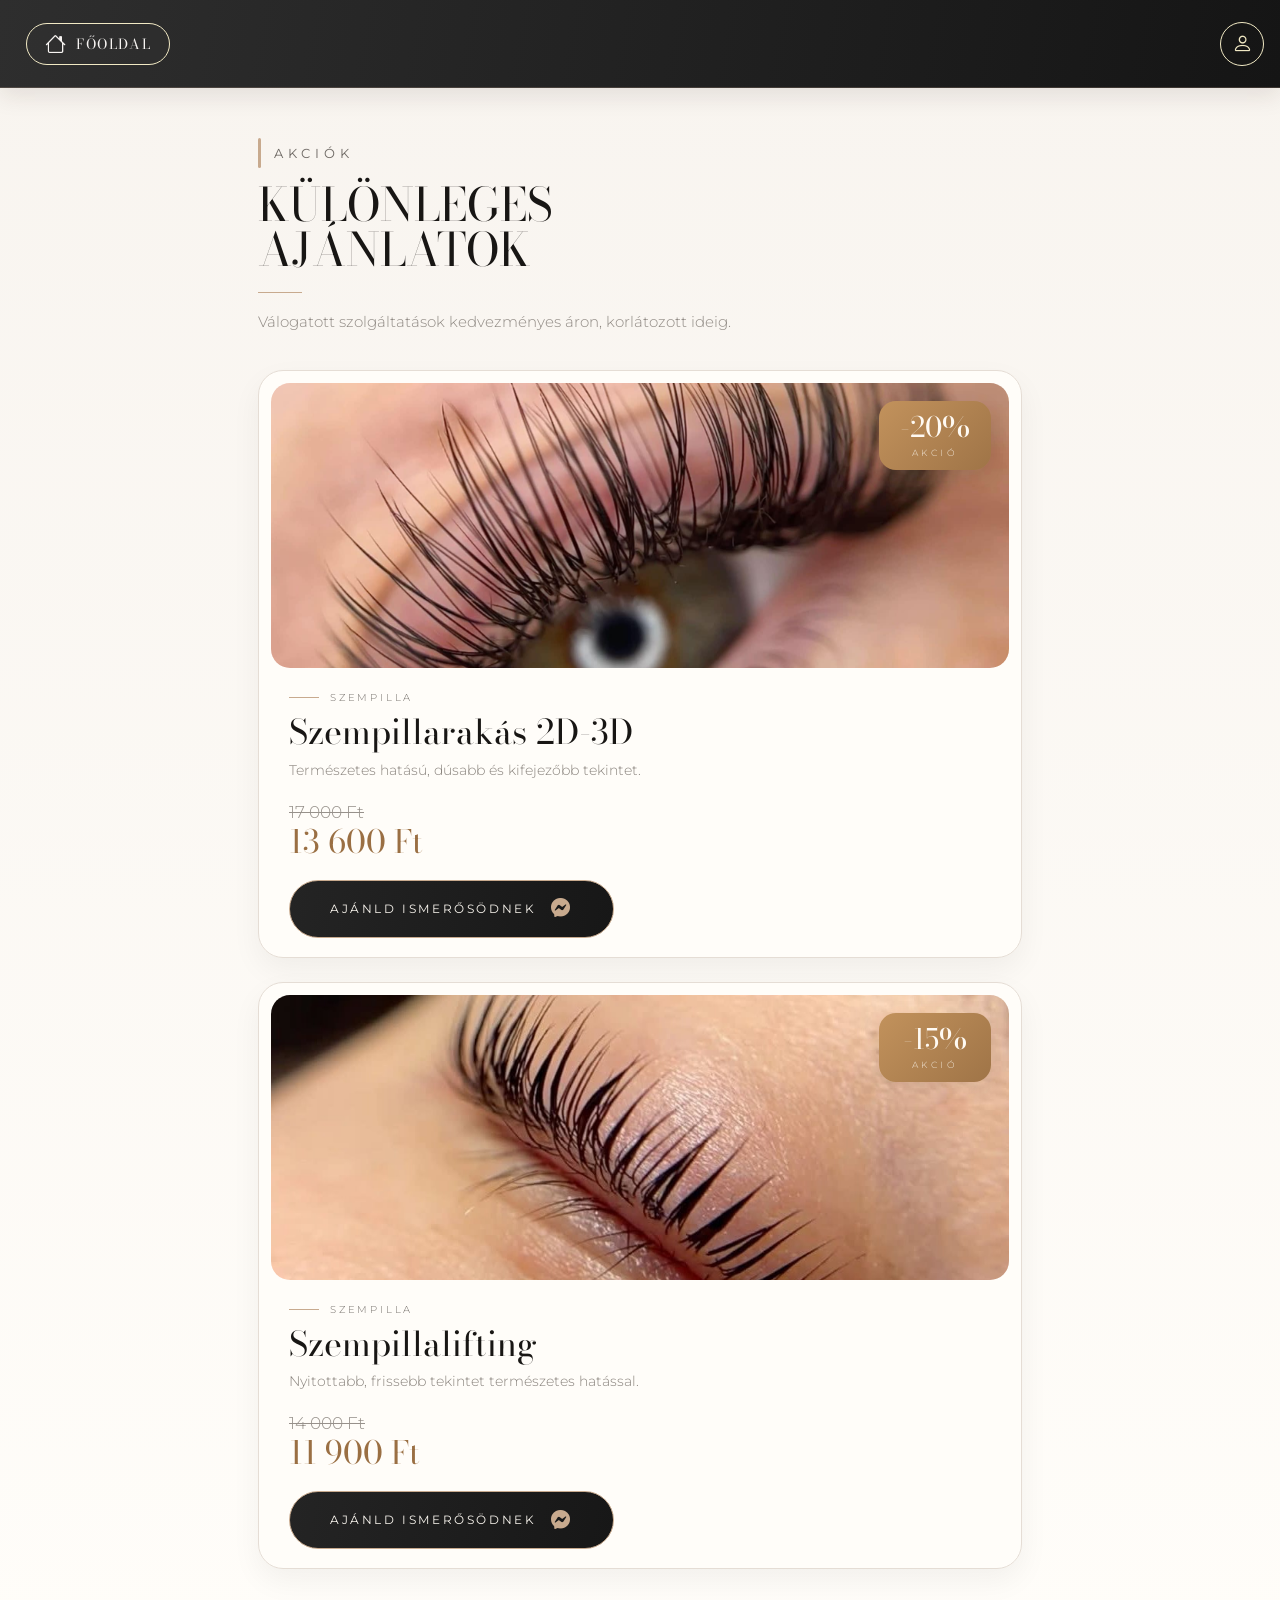
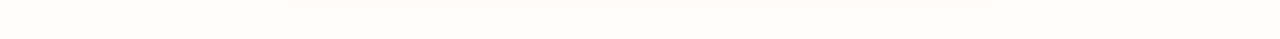
<file: akciok-vendegfelulet.html>
<!DOCTYPE html>
<html lang="hu">
<head>
<meta charset="UTF-8">
<meta name="viewport" content="width=device-width, initial-scale=1.0">
<title>Akciók</title>
<link rel="stylesheet" href="https://cdn.jsdelivr.net/npm/bootstrap-icons@1.12.1/font/bootstrap-icons.min.css">
<link rel="preconnect" href="https://fonts.googleapis.com">
<link rel="preconnect" href="https://fonts.gstatic.com" crossorigin>
<link href="https://fonts.googleapis.com/css2?family=Bodoni+Moda:wght@400;500;600&family=Montserrat:wght@300;400;500&display=swap" rel="stylesheet">
<link rel="stylesheet" href="akciok-vendegfelulet.css?v=4">
</head>
<body>

<header class="luxoria-header">
<a href="index.html" class="home-button">
<i class="bi bi-house"></i>Főoldal</a>
<a href="admin-login.html" class="bejelentkezes" aria-label="Admin belépés">
<i class="bi bi-person"></i>
</a>
</header>


<main class="akcio-oldal">

<section class="akcio-cim-resz">
<div class="kis-cim">
<span></span>AKCIÓK</div>
<h1>
 Különleges<br>
 ajánlatok
</h1>
<div class="arany-vonal"></div>
<p>Válogatott szolgáltatások kedvezményes áron, korlátozott ideig.</p>
</section>



<section id="akcioLista" class="akcio-lista">
<!-- A JavaScript ide generálja az akciókat -->
</section>

<section id="uresAllapot" class="ures-allapot" hidden>
<div class="ures-ikon"><i class="bi bi-tag"></i></div>
 <h2>Jelenleg nincs aktuális akció</h2>
 <p>Nézz vissza később, hamarosan új kedvezmények érkezhetnek.</p>
</section>

</main>

<script src="akciok-vendegfelulet.js?v=3"></script>

</body>
</html>
</file>
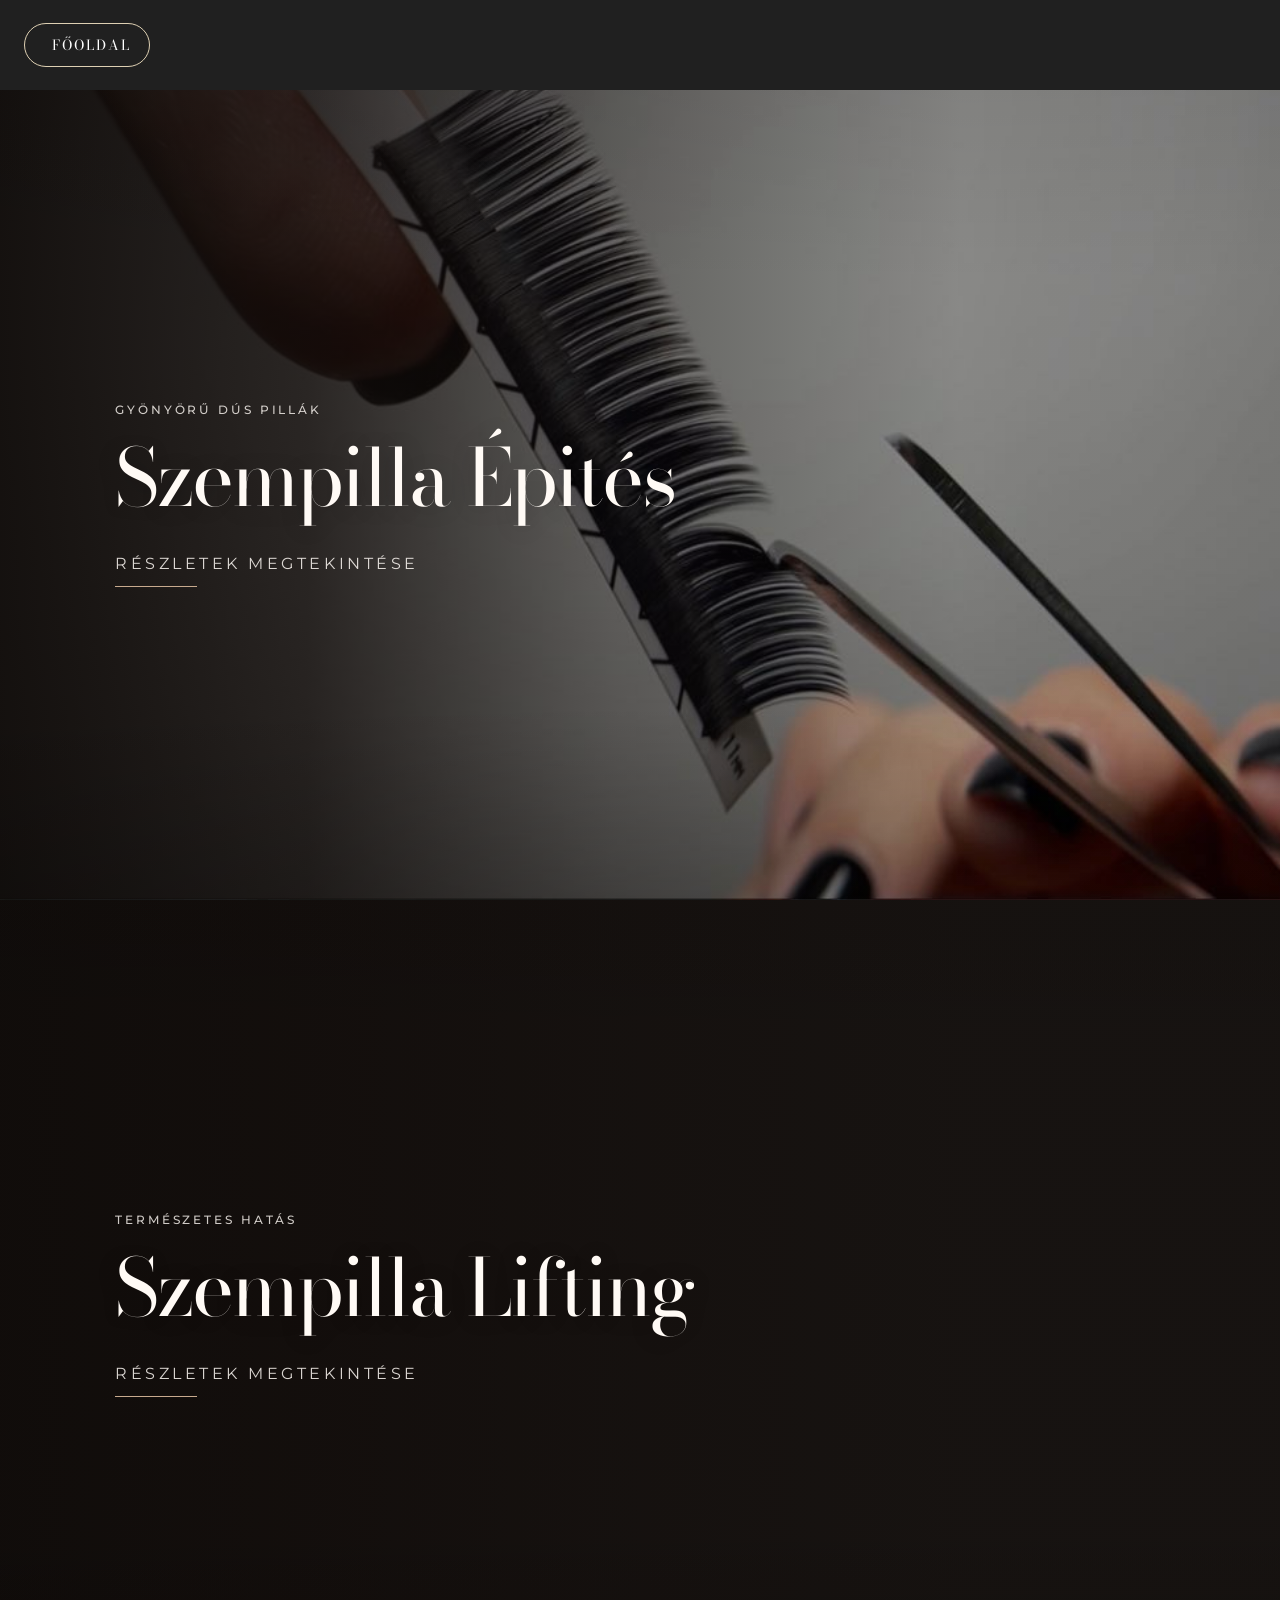
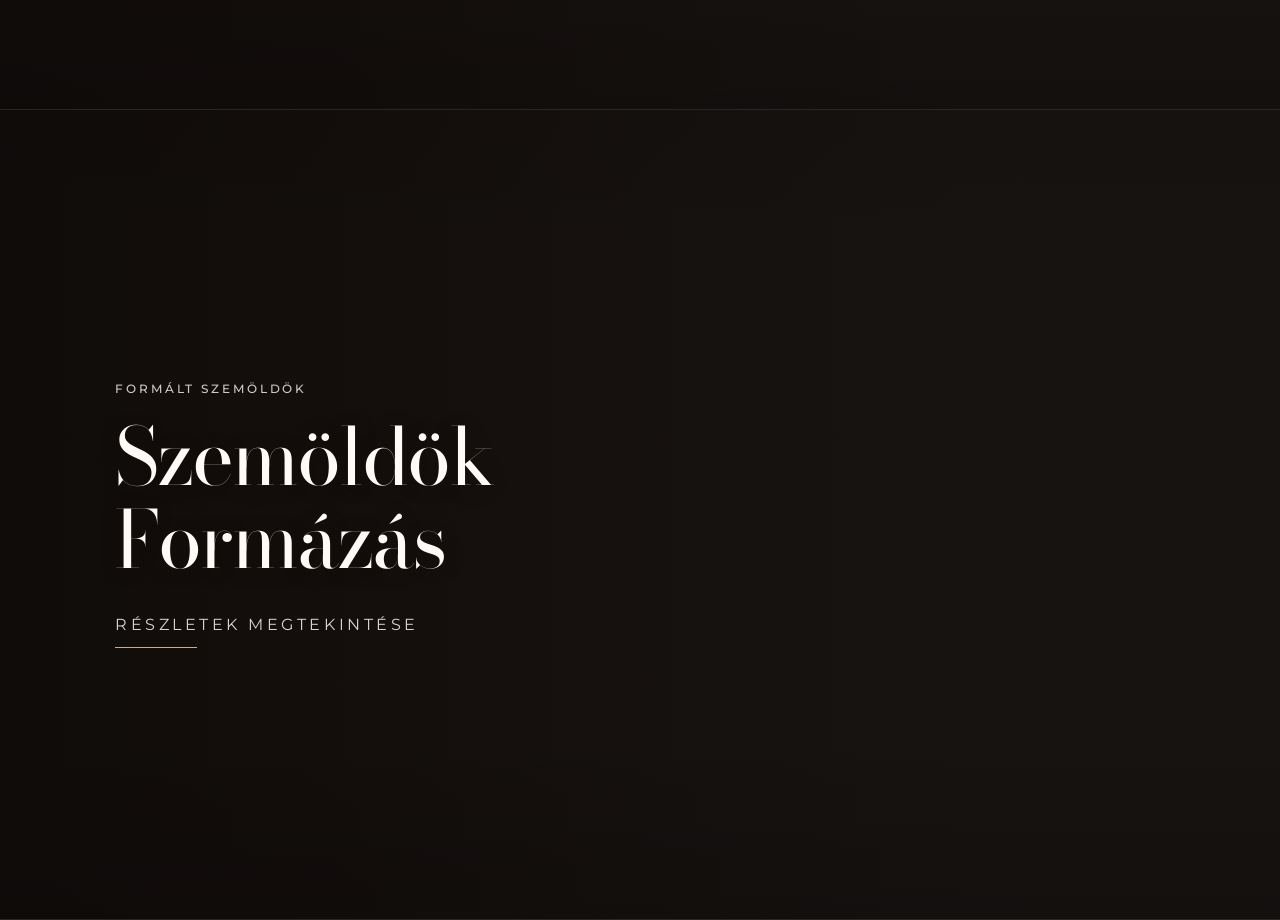
<file: portfolio-elooldal.html>
<!DOCTYPE html>
<html lang="hu">
<head>
<meta charset="UTF-8">
<meta name="viewport" content="width=device-width, initial-scale=1.0">
<meta name="theme-color" content="#f8f4ef">
<title>Luxória Beauty Art – Portfólió</title>
<!-- Google Fonts -->
<link rel="preconnect" href="https://fonts.googleapis.com">
<link rel="preconnect" href="https://fonts.gstatic.com" crossorigin><link href="https://fonts.googleapis.com/css2?family=Bodoni+Moda:opsz,wght@6..96,400;6..96,500&family=Montserrat:wght@400;500;600&display=swap" rel="stylesheet">
<!-- Saját CSS -->
<link rel="stylesheet" href="portfolio-elooldal.css?v=1">
</head>

    <body>

   <header class="luxoria-header">
  <a href="index.html" class="home-button">
    <i class="bi bi-house"></i>
    FŐOLDAL
  </a>
</header>

    <!-- PORTFÓLIÓ -->
    <main class="portfolio">


    <!-- SZEMpilla rakas -->
    <article class="portfolio-card portfolio-card--brows">
    <div class="portfolio-copy">
    <p class="kategoria">
    Gyönyörű dús pillák
    </p>
    <h1>
    Szempilla Épités <br>
    </h1>
    <a href="portfolio.kepek1.html" class="details-link">
    <span>Részletek megtekintése</span>
    <span class="details-line"></span>
    </a>
    </div>
    </article>


    <!-- lifting -->
    <article class="portfolio-card portfolio-card--lips">
    <div class="portfolio-copy">
    <p class="kategoria">
    Természetes Hatás
    </p>
    <h2>Szempilla Lifting<br>
    </h2>
    <a href="portfolio.kepek2.html" class="details-link">
    <span> Részletek megtekintése</span>
    <span class="details-line"></span>
    </a>
    </div>
    </article>


    <!-- SZEMöldök -->
    <article class="portfolio-card portfolio-card--liner">
    <div class="portfolio-copy">
    <p class="kategoria">
    Formált Szemöldök
    </p>
    <h2>
    Szemöldök<br>
    Formázás
    </h2>
    <a href="portfolio-elolap3-vadaszmoni.jfif " class="details-link"> 
    <span>Részletek megtekintése</span>
    <span class="details-line"></span>
    </a>
    </div>

    </article>
    </main>

</body>
</html>
</file>
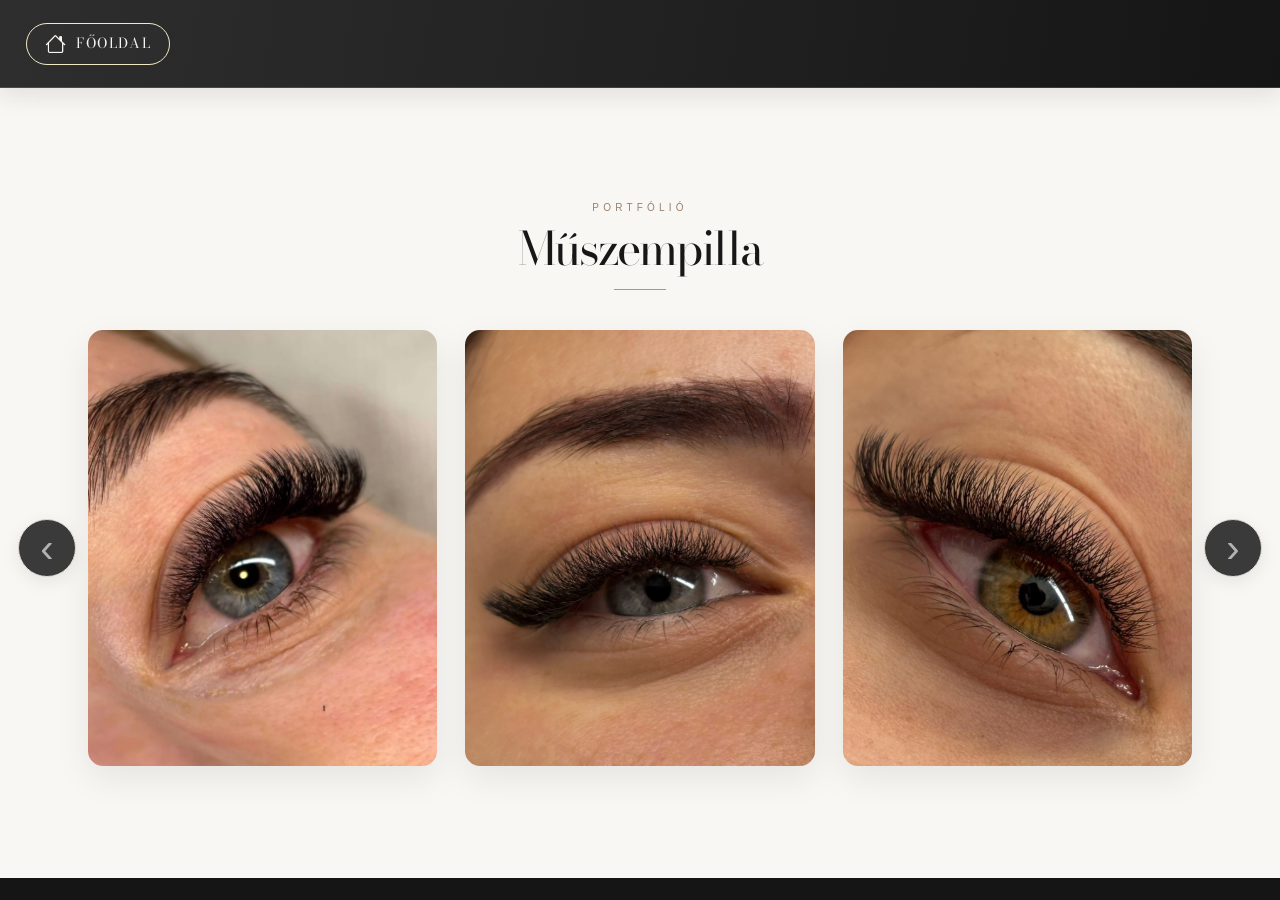
<file: portfolio.kepek1.html>
<!DOCTYPE html>
<html lang="hu">
<head>
<meta charset="UTF-8">
<meta name="viewport" content="width=device-width, initial-scale=1, viewport-fit=cover">

<title>Kornélia's Card</title>
<link rel="manifest" href="manifest.json?=2">

<meta name="theme-color" content="#151515">
<meta name="background-color" content="#ffffff">

<meta name="apple-mobile-web-app-capable" content="yes">
<meta name="apple-mobile-web-app-status-bar-style" content="black-translucent">
<meta name="apple-mobile-web-app-title" content="Az app neve">
<link rel="apple-touch-icon" href="icon.192.jfif">

<link rel="icon" type="image/jpeg" sizes="192x192" href="192favicon.jfif">
<link rel="icon" type="image/jpeg" sizes="512x512" href="icon.512.jfif">

<link href="https://cdn.jsdelivr.net/npm/bootstrap@5.3.5/dist/css/bootstrap.min.css" rel="stylesheet">
<link rel="stylesheet" href="https://cdn.jsdelivr.net/npm/bootstrap-icons@1.12.1/font/bootstrap-icons.min.css">

<link rel="preconnect" href="https://fonts.googleapis.com">
<link rel="preconnect" href="https://fonts.gstatic.com" crossorigin>
<link href="https://fonts.googleapis.com/css2?family=Bodoni+Moda:wght@400;500;600&family=Playfair+Display:wght@400;500;600&display=swap" rel="stylesheet">

<link id="main-css" rel="stylesheet" href="portfolio.kepek1.css">
</head>

<body>

<header class="luxoria-header">
  <a href="index.html" class="home-button">
    <i class="bi bi-house"></i>
    Főoldal
  </a>
</header>

<main class="galeria">

  <div class="mobil-cim">
    <div class="mobil-kiscim">PORTFÓLIÓ</div>

    <h1>
      Műszempilla
    </h1>

    <div class="cim-vonal"></div>
  </div>

  <div class="galeria-wrapper">

    <button
      class="nyil bal"
      id="elozo"
      type="button"
      aria-label="Előző képek"
    >
      ‹
    </button>

    <div
      class="kepek-container"
      id="kepekContainer"
    ></div>

    <button
      class="nyil jobb"
      id="kovetkezo"
      type="button"
      aria-label="Következő képek"
    >
      ›
    </button>

  </div>

  <div class="mobil-pontok" id="mobilPontok"></div>

  <div class="mobil-alcim">
    <span></span>
    <p>TERMÉSZETES ELEGANCIA</p>
    <span></span>
  </div>

</main>

<script src="portfolio-galeria.js"></script>

</body>
</html>
</file>
<file: akciok-vendegfelulet.css>
*,
*::before,
*::after{
    box-sizing:border-box;
}

:root{
    --header-background:#2e2e2e;
    --header-background-end:#151515;
    --page-background:#f8f4ef;
    --page-background-soft:#fffdf9;
    --body-text:#332d29;
    --paper:#f8f4ef;
    --paper-strong:#fffdf9;
    --ink:#332d29;
    --taupe:#a98d78;
    --champagne:#c8aa8e;
    --white:#fffdf9;
    --header-height:88px;
    --header-text:#f7f4f2;
    --header-border:#f1e9c4;
    --gold:#bc8f5d;
    --gold-dark:#9a6f43;
    --gold-light:#ead5b8;
    --border:#e5ddd5;
    --muted:#918a84;
}

html,
body{
    width:100%;
    max-width:100%;
    margin:0;
    overflow-x:hidden;
}

body{
    min-width:300px;
    min-height:100vh;
    background:
    linear-gradient(
    180deg,
    var(--page-background) 0%,
    var(--page-background-soft) 100%
    );
    color:var(--body-text);
    font-family:"Montserrat",Arial,sans-serif;
    font-weight:300;
}

[hidden]{
    display:none !important;
}

a{
    -webkit-tap-highlight-color:transparent;
}

button{
    font:inherit;
}

/* =========================
   FEJLÉC
========================= */

.luxoria-header{
    position:relative;
    z-index:50;
    width:100%;
    min-height:var(--header-height);
    padding:10px 16px;
    display:flex;
    align-items:center;
    background:
    linear-gradient(
    100deg,
    var(--header-background) 0%,
    var(--header-background-end) 100%
    );
    border-bottom:1px solid rgba(230,195,168,.18);
    box-shadow:0 8px 22px rgba(46,27,20,.10);
}

.home-button{
    min-height:42px;
    margin-left:10px;
    padding:0 18px;
    display:inline-flex;
    align-items:center;
    justify-content:center;
    gap:9px;
    border:1px solid var(--header-border);
    border-radius:999px;
    color:var(--header-text);
    background:rgba(255,255,255,.01);
    font-family:"Bodoni Moda",Georgia,serif;
    font-size:14px;
    font-weight:400;
    letter-spacing:.10em;
    text-transform:uppercase;
    text-decoration:none;
    transition:
    color .25s ease,
    border-color .25s ease,
    background-color .25s ease,
    transform .25s ease;
}

.home-button i{
    font-size:21px;
    line-height:1;
}

.home-button:hover{
    color:#fff5ed;
    border-color:#dfaa84;
    background:rgba(255,255,255,.05);
    transform:translateY(-1px);
}

.home-button:active{
    transform:translateY(0);
}

.bejelentkezes{
    width:44px;
    height:44px;
    border:1.3px solid #f1e9c4;
    border-radius:50%;
    display:flex;
    justify-content:center;
    align-items:center;
    text-decoration:none;
    background:transparent;
    margin-left:auto;
    transition:
    background-color .25s ease,
    transform .25s ease;
}

.bejelentkezes .bi-person{
    font-size:21px;
    color:#f1e9c4;
    transition:color .25s ease;
}

.bejelentkezes:hover{
    background-color:#d8c48f;
    transform:translateY(-1px);
}

.bejelentkezes:hover .bi-person{
    color:#1d1d1d;
}

/* =========================
   OLDAL
========================= */

.akcio-oldal{
    width:100%;
    max-width:820px;
    margin:0 auto;
    padding:50px 28px 70px;
}

/* =========================
   CÍM
========================= */

.akcio-cim-resz{
    margin-bottom:36px;
}

.kis-cim{
    display:flex;
    align-items:center;
    gap:13px;
    margin-bottom:14px;
    color:#6d6863;
    font-size:13px;
    font-weight:400;
    letter-spacing:5px;
    text-transform:uppercase;
}

.kis-cim span{
    width:3px;
    height:30px;
    background:var(--champagne);
    border-radius:2px;
}

.akcio-cim-resz h1{
    margin:0;
    font-family:"Bodoni Moda",Georgia,serif;
    font-size:46px;
    line-height:.98;
    font-weight:400;
    text-transform:uppercase;
    color:#181614;
}

.arany-vonal{
    width:44px;
    height:1px;
    margin:20px 0 17px;
    background:var(--champagne);
}

.akcio-cim-resz p{
    max-width:500px;
    margin:0;
    color:#8f8983;
    font-size:15px;
    line-height:1.6;
    font-weight:300;
}

/* =========================
   AKCIÓ LISTA
========================= */

.akcio-lista{
    width:100%;
    display:flex;
    flex-direction:column;
    gap:24px;
}

/* =========================
   AKCIÓ KÁRTYA
========================= */

.akcio-kartya{
    position:relative;
    width:100%;
    padding:12px 12px 17px;
    background:rgba(255,253,249,.98);
    border:1px solid var(--border);
    border-radius:25px;
    box-shadow:0 12px 30px rgba(29,25,21,.05);
    overflow:hidden;
}

/* =========================
   KÉP
========================= */

.akcio-kep-resz{
    position:relative;
    width:100%;
    height:285px;
    overflow:hidden;
    border-radius:19px;
    background:#eee8e0;
}

.akcio-kep-resz img{
    width:100%;
    height:100%;
    display:block;
    object-fit:cover;
}

/* =========================
   KEDVEZMÉNY BADGE
========================= */

.akcio-badge{
    position:absolute;
    top:18px;
    right:18px;
    min-width:112px;
    padding:12px 16px;
    text-align:center;
    border-radius:17px;
    color:#fffaf3;
    background:
    linear-gradient(
    135deg,
    #c2925c 0%,
    #9f7447 100%
    );
    box-shadow:0 8px 20px rgba(64,41,21,.13);
}

.akcio-badge strong{
    display:block;
    font-family:"Bodoni Moda",Georgia,serif;
    font-size:28px;
    font-weight:400;
    line-height:1;
}

.akcio-badge span{
    display:block;
    margin-top:6px;
    font-size:9px;
    letter-spacing:3.5px;
    text-transform:uppercase;
    opacity:.85;
}

/* =========================
   TARTALOM
========================= */

.akcio-tartalom{
    padding:23px 18px 2px;
}

.akcio-kategoria{
    display:flex;
    align-items:center;
    gap:11px;
    margin-bottom:11px;
    color:#75706b;
    font-size:10px;
    letter-spacing:2.8px;
    text-transform:uppercase;
}

.akcio-kategoria::before{
    content:"";
    width:30px;
    height:1px;
    background:var(--champagne);
}

.akcio-nev{
    margin:0;
    font-family:"Bodoni Moda",Georgia,serif;
    font-size:34px;
    line-height:1.05;
    font-weight:400;
    color:#181614;
}

.akcio-leiras{
    max-width:580px;
    margin:9px 0 20px;
    color:#89837d;
    font-size:14px;
    line-height:1.55;
}

/* =========================
   ÁRAK
========================= */

.akcio-arak{
    margin-bottom:22px;
}

.eredeti-ar{
    margin-bottom:4px;
    color:#97918b;
    font-size:17px;
    text-decoration:line-through;
}
.akcios-ar{
    font-family:"Bodoni Moda",Georgia,serif;
    color:var(--gold-dark);
    font-size:32px;
    line-height:1;
    font-weight:300;
}

/* =========================
   GOMBOK
========================= */

.akcio-gombok{
    width:100%;
    display:flex;
    align-items:center;
    gap:11px;
}

.ajanlas-gomb{
    min-height:58px;
    padding:0 40px;
    display:flex;
    align-items:center;
    justify-content:flex-start;
    gap:15px;
    border:1px solid var(--champagne);
    border-radius:999px;
    background:
        linear-gradient(
            100deg,
            #242424 0%,
            #171717 100%
        );
    color:#faf6ef;
    cursor:pointer;
    font-size:12px;
    font-weight:400;
    letter-spacing:2.6px;
    text-transform:uppercase;
    transition:
        transform .18s ease,
        box-shadow .18s ease;
}

.ajanlas-gomb i{
    color:var(--champagne);
    font-size:19px;
}

.ajanlas-gomb:hover{
    box-shadow:0 7px 18px rgba(0,0,0,.10);
}

.ajanlas-gomb:active{
    transform:scale(.985);
}



/* =========================
   ÜRES ÁLLAPOT
========================= */

.ures-allapot{
    width:100%;
    margin-top:8px;
    padding:44px 20px;
    text-align:center;
    background:rgba(255,253,249,.94);
    border:1px solid var(--border);
    border-radius:24px;
    box-shadow:0 10px 28px rgba(0,0,0,.035);
}

.ures-ikon{
    width:62px;
    height:62px;
    margin:0 auto 18px;
    display:flex;
    align-items:center;
    justify-content:center;
    border:1px solid var(--gold-light);
    border-radius:50%;
    color:var(--champagne);
    font-size:25px;
}

.ures-allapot h2{
    margin:0;
    font-family:"Bodoni Moda",Georgia,serif;
    font-size:26px;
    font-weight:400;
    color:#332d29;
}

.ures-allapot p{
    max-width:420px;
    margin:9px auto 0;
    color:#99938d;
    font-size:13px;
    line-height:1.55;
}

/* =========================
   KÖZEPES NÉZET
========================= */

@media (max-width:700px){

    .luxoria-header{
        min-height:82px;
        padding:10px 14px;
    }
    .home-button{
        min-height:41px;
        margin-left:4px;
        padding:0 16px;
        font-size:12px;
    }
    .home-button i{
        font-size:19px;
    }
    .bejelentkezes{
        width:42px;
        height:42px;
    }
    .akcio-oldal{
        max-width:620px;
        padding:42px 22px 60px;
    }
    .akcio-cim-resz{
        margin-bottom:30px;
    }
    .akcio-cim-resz h1{
        font-size:39px;
    }
    .akcio-kep-resz{
        height:255px;
    }
    .akcio-nev{
        font-size:31px;
    }
    .akcios-ar{
        font-size:30px;
    }
}

/* =========================
   TELEFON
========================= */

@media (max-width:500px){

    .akcio-oldal{
        width:100%;
        padding:38px 16px 55px;
    }
    .kis-cim{
        font-size:11px;
        letter-spacing:4px;
    }
    .kis-cim span{
        height:26px;
    }
    .akcio-cim-resz h1{
        font-size:35px;
    }
    .akcio-cim-resz p{
        font-size:13px;
    }
    .akcio-lista{
        gap:21px;
    }
    .akcio-kartya{
        padding:10px 10px 15px;
        border-radius:22px;
    }
    .akcio-kep-resz{
        height:225px;
        border-radius:17px;
    }
    .akcio-badge{
        top:14px;
        right:14px;
        min-width:100px;
        padding:10px 12px;
        border-radius:14px;
    }
    .akcio-badge strong{
        font-size:26px;
    }
    .akcio-badge span{
        font-size:8px;
        letter-spacing:3px;
    }
    .akcio-tartalom{
        padding:20px 12px 2px;
    }
    .akcio-kategoria{
        font-size:10px;
        letter-spacing:2.4px;
    }
    .akcio-kategoria::before{
        width:27px;
    }
    .akcio-nev{
        font-size:27px;
    }
    .akcio-leiras{
        margin:9px 0 18px;
        font-size:13px;
    }
    .eredeti-ar{
        font-size:16px;
    }
    .akcios-ar{
        font-size:27px;
    }
    .ajanlas-gomb{
        min-height:55px;
        padding:0 13px;
        gap:9px;
        font-size:9px;
        letter-spacing:1.9px;
    }
    .ures-allapot{
        padding:40px 17px;
    }
    .ures-allapot h2{
        font-size:24px;
    }
}

/* =========================
   KIS TELEFON
========================= */

@media (max-width:350px){

    .luxoria-header{
        min-height:76px;
        padding:9px 10px;
    }
    .home-button{
        min-height:39px;
        margin-left:0;
        padding:0 13px;
        font-size:11px;
    }
    .home-button i{
        font-size:17px;
    }
    .bejelentkezes{
        width:39px;
        height:39px;
    }
    .bejelentkezes .bi-person{
        font-size:18px;
    }
    .akcio-oldal{
        padding:32px 11px 45px;
    }
    .akcio-cim-resz h1{
        font-size:30px;
    }
    .akcio-cim-resz p{
        font-size:12px;
    }
    .akcio-kartya{
        padding:8px 8px 13px;
        border-radius:20px;
    }
    .akcio-kep-resz{
        height:195px;
    }
    .akcio-badge{
        top:10px;
        right:10px;
        min-width:90px;
        padding:8px 9px;
    }
    .akcio-badge strong{
        font-size:23px;
    }
    .akcio-badge span{
        font-size:7px;
        letter-spacing:2.3px;
    }
    .akcio-tartalom{
        padding:17px 9px 2px;
    }
    .akcio-nev{
        font-size:24px;
    }
    .akcio-leiras{
        font-size:12px;
    }
    .eredeti-ar{
        font-size:15px;
    }
    .akcios-ar{
        font-size:26px;
    }
    .akcio-gombok{
        gap:8px;
    }
    .ajanlas-gomb{
        min-height:52px;
        padding:0 9px;
        font-size:9px;
        letter-spacing:1.25px;
    }
    .kedvenc-gomb{
        width:52px;
        height:52px;
        flex-basis:52px;
        font-size:19px;
    }
    .ures-allapot{
        padding:35px 14px;
    }
    .ures-ikon{
        width:58px;
        height:58px;
        font-size:23px;
    }
    .ures-allapot h2{
        font-size:22px;
    }
    .ures-allapot p{
        font-size:12px;
    }
}
</file>
<file: portfolio-elooldal.css>
/* =========================================
   LUXÓRIA PORTFÓLIÓ ELŐLAP
   Az emlékeztető oldal fejlécével
   Mobil-first: 300px-től desktop méretig
========================================= */

/* =========================================
   ALAPBEÁLLÍTÁSOK
========================================= */

:root {
  --paper: #f8f4ef;
  --paper-strong: #fffdf9;
  --ink: #332d29;
  --taupe: #a98d78;
  --champagne: #c8aa8e;
  --white: #fffdf9;

  /* Emlékeztető fejlécének színei */
  --black: #202020;
  --gold-light: #ded0b3;

  /* Fejléc magassága */
  --header-height: 90px;
}

* {
  box-sizing: border-box;
}

html {
  scroll-behavior: smooth;
}

body {
  margin: 0;
  min-width: 300px;
  background: #171311;
  color: var(--white);
  font-family: "Montserrat", Arial, sans-serif;
}

button,
a {
  -webkit-tap-highlight-color: transparent;
}

/* =========================================
   FEJLÉC
   AZ EMLÉKEZTETŐ OLDALLAL MEGEGYEZŐ
========================================= */

.luxoria-header {
  position: relative;
  z-index: 20;

  width: 100%;
  height: 90px;
  padding: 18px 24px;

  background: var(--black);

  display: flex;
  align-items: center;
  justify-content: space-between;
}

/* =========================================
   FŐOLDAL GOMB
========================================= */

.home-button {
  height: 44px;
  padding: 0 18px;

  border: 1px solid var(--gold-light);
  border-radius: 30px;

  background: transparent;
  color: #ffffff;

  text-decoration: none;

  display: flex;
  align-items: center;
  gap: 9px;

  font-family: "Bodoni Moda", serif;
  font-size: 14px;
  font-weight: 400;
  letter-spacing: 2px;

  transition: 0.25s ease;
}

.home-button i {
  font-size: 19px;
}

.home-button:hover {
  background: var(--gold-light);
  border-color: var(--gold-light);
  color: var(--black);

  transform: translateY(-2px);
}

.home-button:focus-visible {
  outline: 2px solid var(--gold-light);
  outline-offset: 4px;
}

/* NINCS PROFILIKON A PORTFÓLIÓ OLDALON */

/* =========================================
   PORTFÓLIÓ
========================================= */

.portfolio {
  width: 100%;
}

/* =========================================
   PORTFÓLIÓ KÁRTYÁK
========================================= */

.portfolio-card {
  position: relative;
  isolation: isolate;

  min-height: clamp(440px, 75vh, 760px);

  display: flex;
  align-items: center;

  overflow: hidden;

  background-size: cover;
  background-repeat: no-repeat;
  background-position: center;
  background-attachment: scroll;

  border-bottom: 1px solid rgba(255, 255, 255, 0.08);
}

/* =========================================
   SÖTÉT ÁTMENET A SZÖVEG MÖGÖTT
========================================= */

.portfolio-card::before {
  content: "";

  position: absolute;
  inset: 0;
  z-index: -1;

  background: linear-gradient(
    90deg,
    rgba(16, 12, 10, 0.91) 0%,
    rgba(18, 13, 11, 0.77) 22%,
    rgba(18, 13, 11, 0.30) 47%,
    rgba(18, 13, 11, 0.02) 72%
  );

  pointer-events: none;
}

.portfolio-card::after {
  content: "";

  position: absolute;
  inset: 0;
  z-index: -1;

  background: linear-gradient(
    180deg,
    rgba(0, 0, 0, 0.06),
    transparent 24%,
    transparent 76%,
    rgba(0, 0, 0, 0.16)
  );

  pointer-events: none;
}

/* =========================================
   PORTFÓLIÓ HÁTTÉRKÉPEK
========================================= */

/* SZEMÖLDÖK */

.portfolio-card--brows {
  background-image: url("portfolio-elolap-vadaszmoni.jfif");
  background-position: 30% center;
}

/* AJAK */

.portfolio-card--lips {
  background-image: url("portfolio-elolap2-vadaszmoni.jpg");
  background-position: 64% center;
}

/* SZEMHÉJTUS */

.portfolio-card--liner {
  background-image: url("portfolio-elolap3-vadaszmoni.jfif");
  background-position: 20% center;
}

/* =========================================
   SZÖVEGES RÉSZ
========================================= */

.portfolio-copy {
  width: min(82%, 520px);
  margin-left: clamp(26px, 6vw, 92px);
  padding: 48px 0;
}

/* =========================================
   KATEGÓRIA FELIRAT
========================================= */

.kategoria {
  margin: 0 0 20px;

  font-size: clamp(8px, 2.2vw, 12px);
  font-weight: 500;
  letter-spacing: 0.24em;

  text-transform: uppercase;

  color: rgba(255, 250, 245, 0.80);
}

/* =========================================
   NAGY CÍMEK
========================================= */

.portfolio-copy h1,
.portfolio-copy h2 {
  margin: 0;

  font-family: "Bodoni Moda", Didot, serif;
  font-size: clamp(42px, 11vw, 76px);
  font-weight: 400;
  line-height: 1.04;
  letter-spacing: -0.025em;

  color: #fffaf5;

  text-shadow:
    0 2px 24px rgba(0, 0, 0, 0.18);
}

/* =========================================
   RÉSZLETEK LINK
========================================= */

.details-link {
  width: fit-content;
  margin-top: 34px;

  display: inline-flex;
  flex-direction: column;
  gap: 13px;

  color: rgba(255, 250, 245, 0.84);
  text-decoration: none;
  text-transform: uppercase;

  font-size: clamp(12px, 2.3vw, 16px);
  letter-spacing: 0.22em;
}

.details-line {
  width: 82px;
  height: 1px;

  background: var(--champagne);

  transform-origin: left;

  transition: width 0.28s ease;
}

.details-link:hover .details-line {
  width: 132px;
}

/* =========================================
   KISEBB MOBIL
   MAXIMUM 380 PX
========================================= */

@media screen and (max-width: 380px) {

  /* FEJLÉC – EMLÉKEZTETŐ MÉRETE */

  :root {
    --header-height: 62px;
  }

  .luxoria-header {
    height: 62px;
    padding: 10px 14px;
  }

  .home-button {
    height: 34px;
    padding: 0 12px;
    gap: 6px;

    font-size: 11px;
    letter-spacing: 1.5px;
  }

  .home-button i {
    font-size: 16px;
  }
}

/* =========================================
   NORMÁL MOBIL
   381–500 PX
========================================= */

@media screen and (min-width: 381px) and (max-width: 500px) {

  /* FEJLÉC – EMLÉKEZTETŐ MÉRETE */

  :root {
    --header-height: 68px;
  }

  .luxoria-header {
    height: 68px;
    padding: 12px 17px;
  }

  .home-button {
    height: 37px;
    padding: 0 14px;
    gap: 7px;

    font-size: 12px;
    letter-spacing: 1.6px;
  }

  .home-button i {
    font-size: 17px;
  }
}

/* =========================================
   MOBIL PORTFÓLIÓ
   MAXIMUM 430 PX
========================================= */

@media screen and (max-width: 430px) {

  .portfolio-card {
    min-height: 500px;
    background-attachment: scroll;
  }

  .portfolio-card::before {
    background: linear-gradient(
      90deg,
      rgba(16, 12, 10, 0.88) 0%,
      rgba(18, 13, 11, 0.68) 32%,
      rgba(18, 13, 11, 0.22) 68%,
      rgba(18, 13, 11, 0.04) 100%
    );
  }

  .portfolio-copy {
    width: 74%;
    margin-left: 26px;
    padding: 42px 0;
  }

  .kategoria {
    margin-bottom: 16px;
  }

  .portfolio-copy h1,
  .portfolio-copy h2 {
    font-size: clamp(38px, 11.5vw, 52px);
  }

  .details-link {
    margin-top: 28px;
  }
}

/* =========================================
   DESKTOP
   1050 PX FÖLÖTT
========================================= */

@media screen and (min-width: 1050px) {

  /* FEJLÉC:
     90 PX – MINT AZ EMLÉKEZTETŐN */

  :root {
    --header-height: 90px;
  }

  .luxoria-header {
    height: 90px;
    padding: 18px 24px;
  }

  .home-button {
    height: 44px;
    padding: 0 18px;
    gap: 9px;

    font-size: 14px;
    letter-spacing: 2px;
  }

  .home-button i {
    font-size: 19px;
  }

  /* PORTFÓLIÓ KÁRTYÁK */

  .portfolio-card {
    min-height: calc(
      100vh - var(--header-height)
    );

    background-attachment: fixed;
  }

  .portfolio-copy {
    width: min(46%, 620px);
    margin-left: clamp(72px, 9vw, 150px);
    padding: 70px 0;
  }

  .portfolio-copy h1,
  .portfolio-copy h2 {
    font-size: clamp(60px, 6.2vw, 96px);
  }

  .portfolio-card::before {
    background: linear-gradient(
      90deg,
      rgba(16, 12, 10, 0.94) 0%,
      rgba(18, 13, 11, 0.79) 24%,
      rgba(18, 13, 11, 0.36) 48%,
      rgba(18, 13, 11, 0.04) 75%
    );
  }
}

/* =========================================
   MOZGÁSCSÖKKENTÉS
========================================= */

@media (prefers-reduced-motion: reduce) {

  html {
    scroll-behavior: auto;
  }

  *,
  *::before,
  *::after {
    transition: none !important;
  }

  .portfolio-card {
    background-attachment: scroll;
  }
}
</file>
<file: portfolio.kepek1.css>
/* ========================================
   LUXÓRIA – PORTFÓLIÓ
   portfolio.kepek1.css
======================================== */

* {
  box-sizing: border-box;
  margin: 0;
  padding: 0;
}

html,
body {
  width: 100%;
  min-height: 100%;
}

html {
  background: #151515;
}

body {
  background: #f8f7f4;
  color: #171717;
  font-family: Arial, sans-serif;
}

:root {
  --header-background: #2e2e2e;
  --header-background-end: #151515;
  --header-height: 88px;
  --header-text: #f7f4f2;
  --header-border: #f1e9c4;
}

/* ========================================
   FEJLÉC
======================================== */

.luxoria-header {
  position: relative;
  z-index: 50;
  width: 100%;
  min-height: calc(
    var(--header-height) + env(safe-area-inset-top)
  );
  padding:
    calc(10px + env(safe-area-inset-top))
    16px
    10px;

  display: flex;
  align-items: center;

  background: linear-gradient(
    100deg,
    var(--header-background) 0%,
    var(--header-background-end) 100%
  );

  border-bottom: 1px solid rgba(230, 195, 168, 0.18);
  box-shadow: 0 8px 22px rgba(46, 27, 20, 0.10);
}

.home-button {
  min-height: 42px;
  margin-left: 10px;
  padding: 0 18px;

  display: inline-flex;
  align-items: center;
  justify-content: center;
  gap: 9px;

  border: 1px solid var(--header-border);
  border-radius: 999px;

  color: var(--header-text);
  background: rgba(255, 255, 255, 0.01);

  font-family: "Bodoni Moda", Georgia, serif;
  font-size: 14px;
  font-weight: 400;
  letter-spacing: 0.10em;
  text-transform: uppercase;
  text-decoration: none;

  transition:
    color 0.25s ease,
    border-color 0.25s ease,
    background-color 0.25s ease,
    transform 0.25s ease;
}

.home-button i {
  font-size: 21px;
  line-height: 1;
}

.home-button:hover {
  color: #fff5ed;
  border-color: #dfaa84;
  background: rgba(255, 255, 255, 0.05);
  transform: translateY(-1px);
}

.home-button:active {
  transform: translateY(0);
}

/* ========================================
   GALÉRIA – ALAP
======================================== */

.galeria {
  min-height: calc(100vh - 110px);
  background: #f8f7f4;

  display: flex;
  flex-direction: column;
  justify-content: center;
  align-items: center;

  padding: 35px 18px;
}

.mobil-cim,
.mobil-pontok,
.mobil-alcim {
  display: none;
}

.galeria-wrapper {
  position: relative;
  width: 100%;
  max-width: 1400px;

  display: flex;
  align-items: center;
  justify-content: center;
}

.kepek-container {
  width: 100%;

  display: grid;
  grid-template-columns: 1fr;
  gap: 22px;

  padding: 0 52px;
}

.galeria-kep {
  display: block;
  width: 100%;
  aspect-ratio: 4 / 5;

  object-fit: cover;
  object-position: center;

  border-radius: 15px;

  box-shadow:
    0 12px 35px rgba(0, 0, 0, 0.08);
}

/* ========================================
   GALÉRIA NYILAK
======================================== */

.nyil {
  position: absolute;
  top: 50%;
  transform: translateY(-50%);

  width: 52px;
  height: 52px;

  display: flex;
  align-items: center;
  justify-content: center;

  border: 1px solid #ddd8d0;
  border-radius: 50%;

  background: rgba(50, 50, 50, 0.96);
  color: #b4b3b3;

  font-family: Arial, sans-serif;
  font-size: 38px;
  line-height: 1;

  cursor: pointer;
  z-index: 10;

  box-shadow: 0 5px 18px rgba(0, 0, 0, 0.08);

  transition: 0.2s ease;
}

.nyil:hover {
  transform: translateY(-50%) scale(1.06);
}

.nyil:active {
  transform: translateY(-50%);
}

.nyil.bal {
  left: 0;
}

.nyil.jobb {
  right: 0;
}

/* ========================================
   MOBIL – 600 PX ALATT
======================================== */

@media (max-width: 600px) {

  :root {
    --header-height: 58px;
  }

  body {
    background: #ffffff;
  }

  /* KISEBB FEJLÉC */

  .luxoria-header {
    min-height: calc(
      58px + env(safe-area-inset-top)
    );

    padding:
      calc(6px + env(safe-area-inset-top))
      12px
      6px;
  }

  .home-button {
    min-height: 36px;
    margin-left: 2px;
    padding: 0 14px;

    font-size: 12px;
    gap: 7px;
  }

  .home-button i {
    font-size: 18px;
  }

  /* GALÉRIA FELJEBB */

  .galeria {
    min-height: calc(100vh - 58px);

    padding: 24px 0 42px;

    justify-content: flex-start;
    background: #ffffff;
  }

  /* MOBILOS CÍM */

  .mobil-cim {
    display: block;
    width: 100%;

    padding: 0 38px;
    margin-bottom: 14px;

    text-align: left;
  }

  .mobil-kiscim {
    margin-bottom: 12px;

    font-family: Arial, sans-serif;
    font-size: 10px;
    font-weight: 500;
    letter-spacing: 0.36em;

    color: #9a806b;
  }

  .mobil-cim h1 {
    margin: 0;

    font-family: "Bodoni Moda", Georgia, serif;
    font-size: clamp(36px, 10vw, 44px);
    line-height: 1.12;
    font-weight: 400;
    letter-spacing: -0.055em;

    color: #161616;
  }

  /* ÉPÍTÉS SZÓ ELREJTVE */

  .mobil-cim h1 span {
    display: none;
  }

  /* FINOM ARANY VONAL */

  .cim-vonal {
    width: 54px;
    height: 1px;

    margin: 18px 0 0 36px;

    background: #b79475;
  }

  /* ====================================
     KÉPGALÉRIA
     20 PX OLDALSÓ TÉRKÖZ
     58VH MAGASSÁG
  ==================================== */

  .galeria-wrapper {
    width: 100%;
    overflow: hidden;
  }

  .kepek-container {
    display: flex;
    width: 100%;

    gap: 0;

    padding: 10px 20px 18px;

    overflow: hidden;
    touch-action: pan-y;
  }

  .galeria-kep {
    display: block;

    flex: 0 0 100%;
    width: 100%;
    height: 58vh;

    aspect-ratio: auto;

    object-fit: cover;
    object-position: center;

    border-radius: 0;

    /* FINOM, LUXUS HATÁSÚ ÁRNYÉK */

    box-shadow:
      0 5px 14px rgba(0, 0, 0, 0.12),
      0 12px 28px rgba(0, 0, 0, 0.05);
  }

  /* NYILAK ELREJTVE */

  .nyil {
    display: none;
  }

  /* ====================================
     LAPOZÓPONTOK
  ==================================== */

  .mobil-pontok {
    display: flex;
    align-items: center;
    justify-content: center;

    gap: 9px;
    margin-top: 21px;
  }

  .mobil-pont {
    width: 6px;
    height: 6px;

    padding: 0;
    border: 0;
    border-radius: 50%;

    background: #d8d8d8;

    transition:
      width 0.25s ease,
      background-color 0.25s ease;
  }

  .mobil-pont.aktiv {
    width: 18px;
    border-radius: 999px;
    background: #1b1b1b;
  }

  .mobil-alcim {
    display: none;
  }
}

/* ========================================
   EXTRA KICSI TELEFON
   350 PX ALATT
======================================== */

@media (max-width: 350px) {

  :root {
    --header-height: 58px;
  }

  .luxoria-header {
    min-height: calc(
      58px + env(safe-area-inset-top)
    );

    padding:
      calc(6px + env(safe-area-inset-top))
      9px
      6px;
  }

  .home-button {
    min-height: 34px;
    margin-left: 0;
    padding: 0 12px;

    font-size: 11px;
    gap: 6px;
  }

  .home-button i {
    font-size: 17px;
  }

  .galeria {
    padding-top: 22px;
  }

  .mobil-cim {
    padding: 0 28px;
    margin-bottom: 14px;
  }

  .mobil-kiscim {
    font-size: 9px;
  }

  .mobil-cim h1 {
    font-size: 36px;
  }

  .mobil-cim h1 span {
    display: none;
  }

  .cim-vonal {
    margin-left: 0;
  }

  .kepek-container {
    padding: 10px 20px 18px;
  }

  .galeria-kep {
    height: 58vh;
  }

  .mobil-pontok {
    gap: 7px;
  }
}

/* ========================================
   TABLET – 601–1000 PX
   2 KÉP
======================================== */

@media (min-width: 601px) and (max-width: 1000px) {

  .galeria {
    padding-top: 45px;
    padding-bottom: 45px;
  }

  .mobil-cim {
    display: block;
    width: 100%;
    margin-bottom: 34px;
    text-align: center;
  }

  .mobil-kiscim {
    margin-bottom: 9px;

    font-family: Arial, sans-serif;
    font-size: 10px;
    font-weight: 500;
    letter-spacing: 0.38em;

    color: #9a806b;
  }

  .mobil-cim h1 {
    margin: 0;

    font-family: "Bodoni Moda", Georgia, serif;
    font-size: 42px;
    line-height: 1;
    font-weight: 400;
    letter-spacing: -0.04em;

    color: #171717;
  }

  .mobil-cim h1 span {
    display: inline;
    padding-left: 5px;
  }

  .cim-vonal {
    width: 48px;
    height: 1px;

    margin: 17px auto 0;

    background: #b79475;
  }

  .kepek-container {
    grid-template-columns: repeat(2, 1fr);
    gap: 20px;
    padding: 0 62px;
  }

  .nyil {
    width: 54px;
    height: 54px;
  }
}

/* ========================================
   ASZTALI – 1001 PX FÖLÖTT
   3 KÉP
======================================== */

@media (min-width: 1001px) {

  .galeria {
    padding-top: 50px;
    padding-bottom: 50px;
  }

  .mobil-cim {
    display: block;
    width: 100%;
    margin-bottom: 40px;
    text-align: center;
  }

  .mobil-kiscim {
    margin-bottom: 10px;

    font-family: Arial, sans-serif;
    font-size: 10px;
    font-weight: 500;
    letter-spacing: 0.42em;

    color: #9a806b;
  }

  .mobil-cim h1 {
    margin: 0;

    font-family: "Bodoni Moda", Georgia, serif;
    font-size: 46px;
    line-height: 1;
    font-weight: 400;
    letter-spacing: -0.04em;

    color: #171717;
  }

  .mobil-cim h1 span {
    display: inline;
    padding-left: 6px;
  }

  .cim-vonal {
    width: 52px;
    height: 1px;

    margin: 18px auto 0;

    background: #b79475;
  }

  .kepek-container {
    grid-template-columns: repeat(3, 1fr);
    gap: 28px;
    padding: 0 70px;
  }

  .nyil {
    width: 58px;
    height: 58px;
    font-size: 40px;
  }
}
</file>
